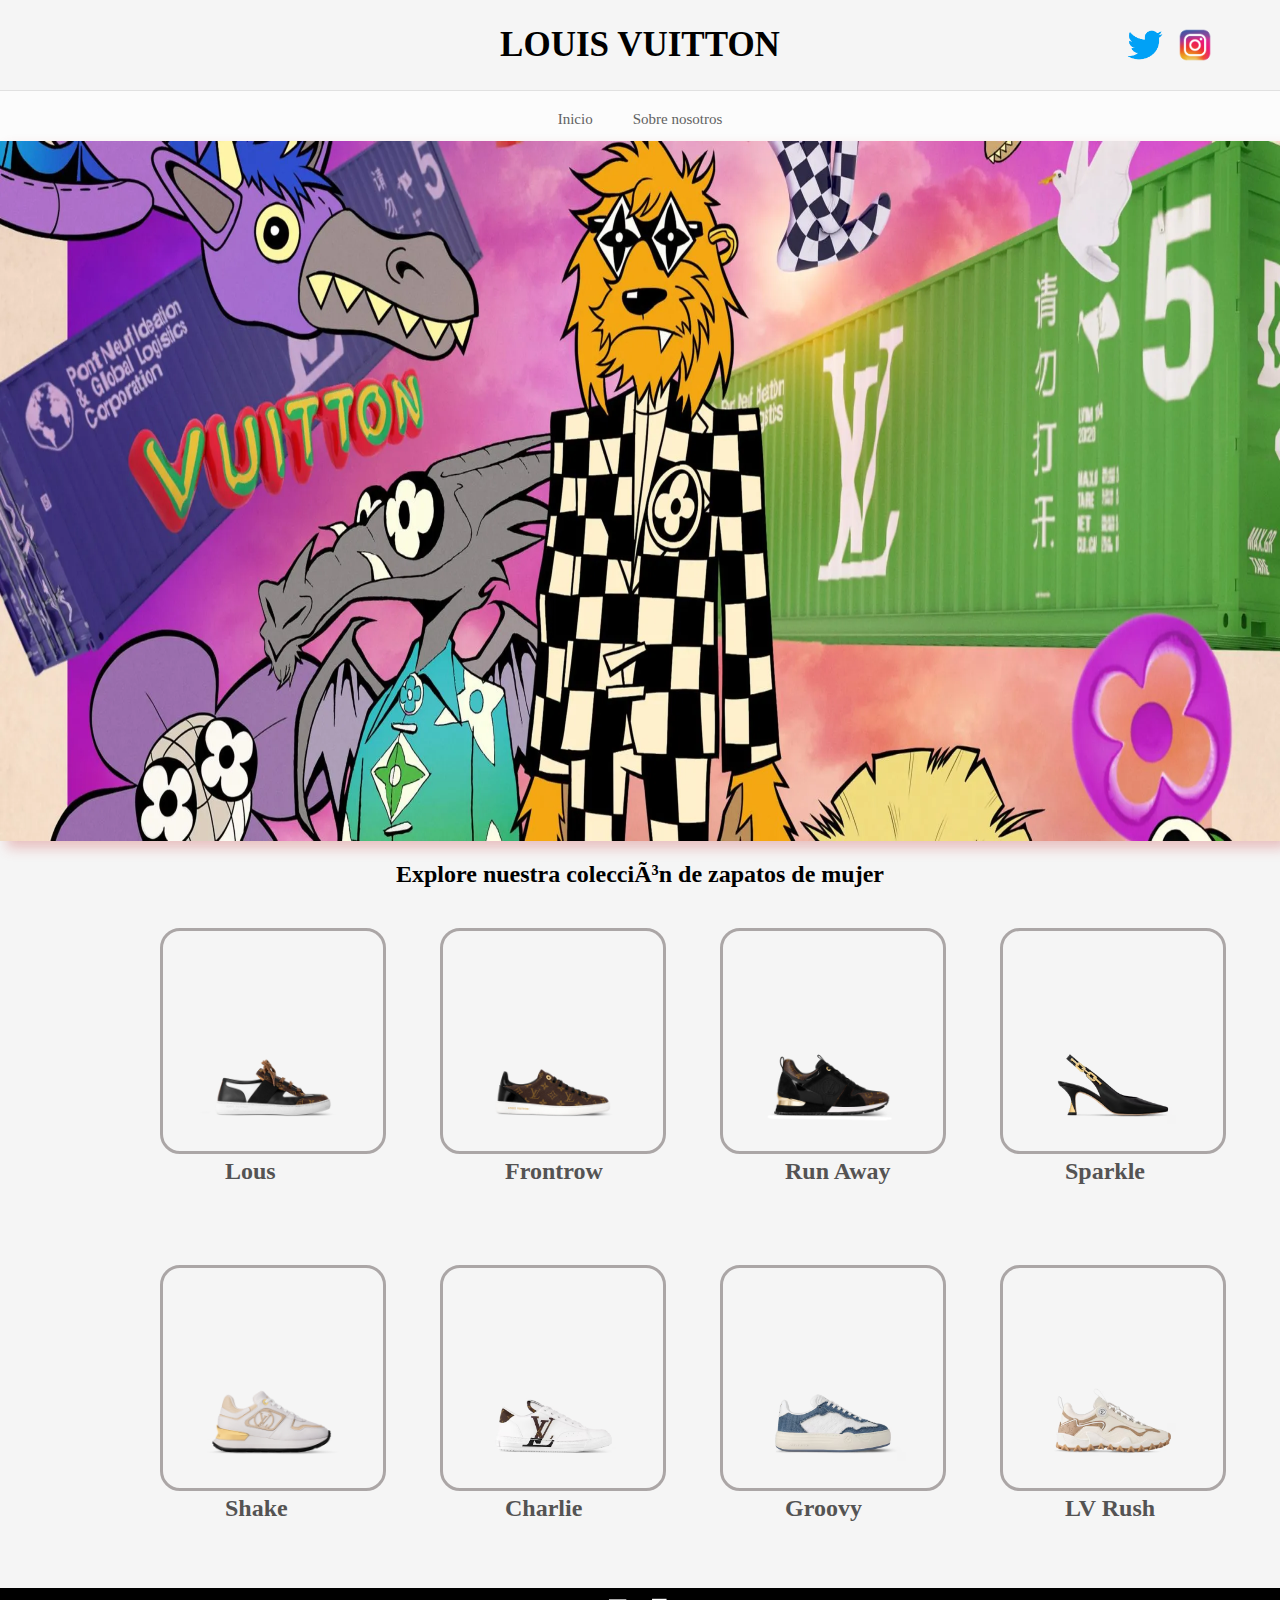
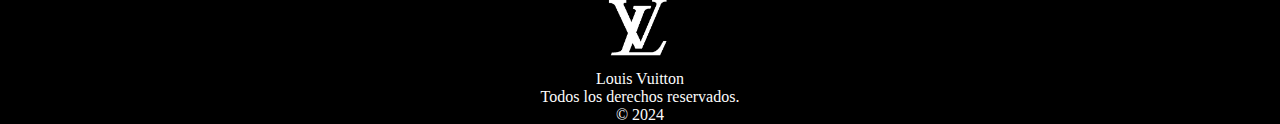
<file: index.html>
<!DOCTYPE html>
<html lang="es">
<head>
      <meta charset="UTF-g">
      <title>Louis Vuitton</title>
      <link rel="stylesheet" href="css.css">
      <link rel="shortcut icon" href="logoo.png"> 
</head>
<body>

   
      <header>
      <div class="logo">
 <h2 >LOUIS VUITTON</h2>
      </div>

      <div class="redes"><a href="https://www.instagram.com/louisvuitton/?hl=en"><img src="instpng.webp"></a>

      </div>

      <div class="redes2"><a href="https://twitter.com/LouisVuitton?ref_src=twsrc%5Egoogle%7Ctwcamp%5Eserp%7Ctwgr%5Eauthor"><img src="twi.webp"></a>

      </div>

      </header>
    
      

      <hr color="#E1E1E1" size="1px">
      

      <div class="enlaces">

            <nav class="link">
<ul>
      <li><a href="index.html">Inicio</a></li>
      
      <li><a href="sobrenosotros.html">Sobre nosotros</a></li>

      
     
</ul>
</div>
</nav>

      


      <div class="slider">

           
            <ul>
             <li>     
            <img src="fond.webp">
            </li>
            
            <li>
             <img src="fondo.webp">     
            </li>
            
            <li>
             <img src="fondo6.png">     
            </li>
            
            <li>
            <img src="fondo5.jpeg">     
            </li>

            </ul>
      </div>

 <h2 class="sub">Explore nuestra colección de zapatos de mujer</h2>

 <div class="foto">

    <div class="coleccion">
          <div class="foto">
              <img src="zap1.webp"></a>
              <h2>Lous</h2>
          </div>
      </div>

      <div class="coleccion">
        <div class="foto">
            <img src="zap2.webp"></a>
            <h2>  
              Frontrow</h2>
        </div>
    </div>
  
    <div class="coleccion">
        <div class="foto">
            <img src="zap3.webp"></a>
            <h2>Run Away</h2>
        </div>
    </div>
    
    <div class="coleccion">
        <div class="foto">
            <img src="zap10.avif"></a>
            <h2> Sparkle</h2>
        </div>
    </div>
  
    <div class="coleccion">
        <div class="foto">
            <img src="zap5.webp"></a>
            <h2> Shake</h2>
        </div>
    </div>

    <div class="coleccion">
        <div class="foto">
            <img src="zap11.avif"></a>
            <h2> Charlie</h2>
        </div>
    </div>
  
    <div class="coleccion">
        <div class="foto">
            <img src="zap12.avif"></a>
            <h2>Groovy</h2>
        </div>
    </div>
  
    <div class="coleccion">
        <div class="foto">
            <img src="zap13.avif"></a>
            <h2> LV Rush</h2>
  
            </div>
            </div>
  
    
 </div>


 

<center>
 <footer><img src="logoo.png">

    <p>Louis Vuitton</p>
    <p>Todos los derechos reservados.</p>
     <p>&copy; 2024 </p>


   

</footer>

</center>

</body>
</file>
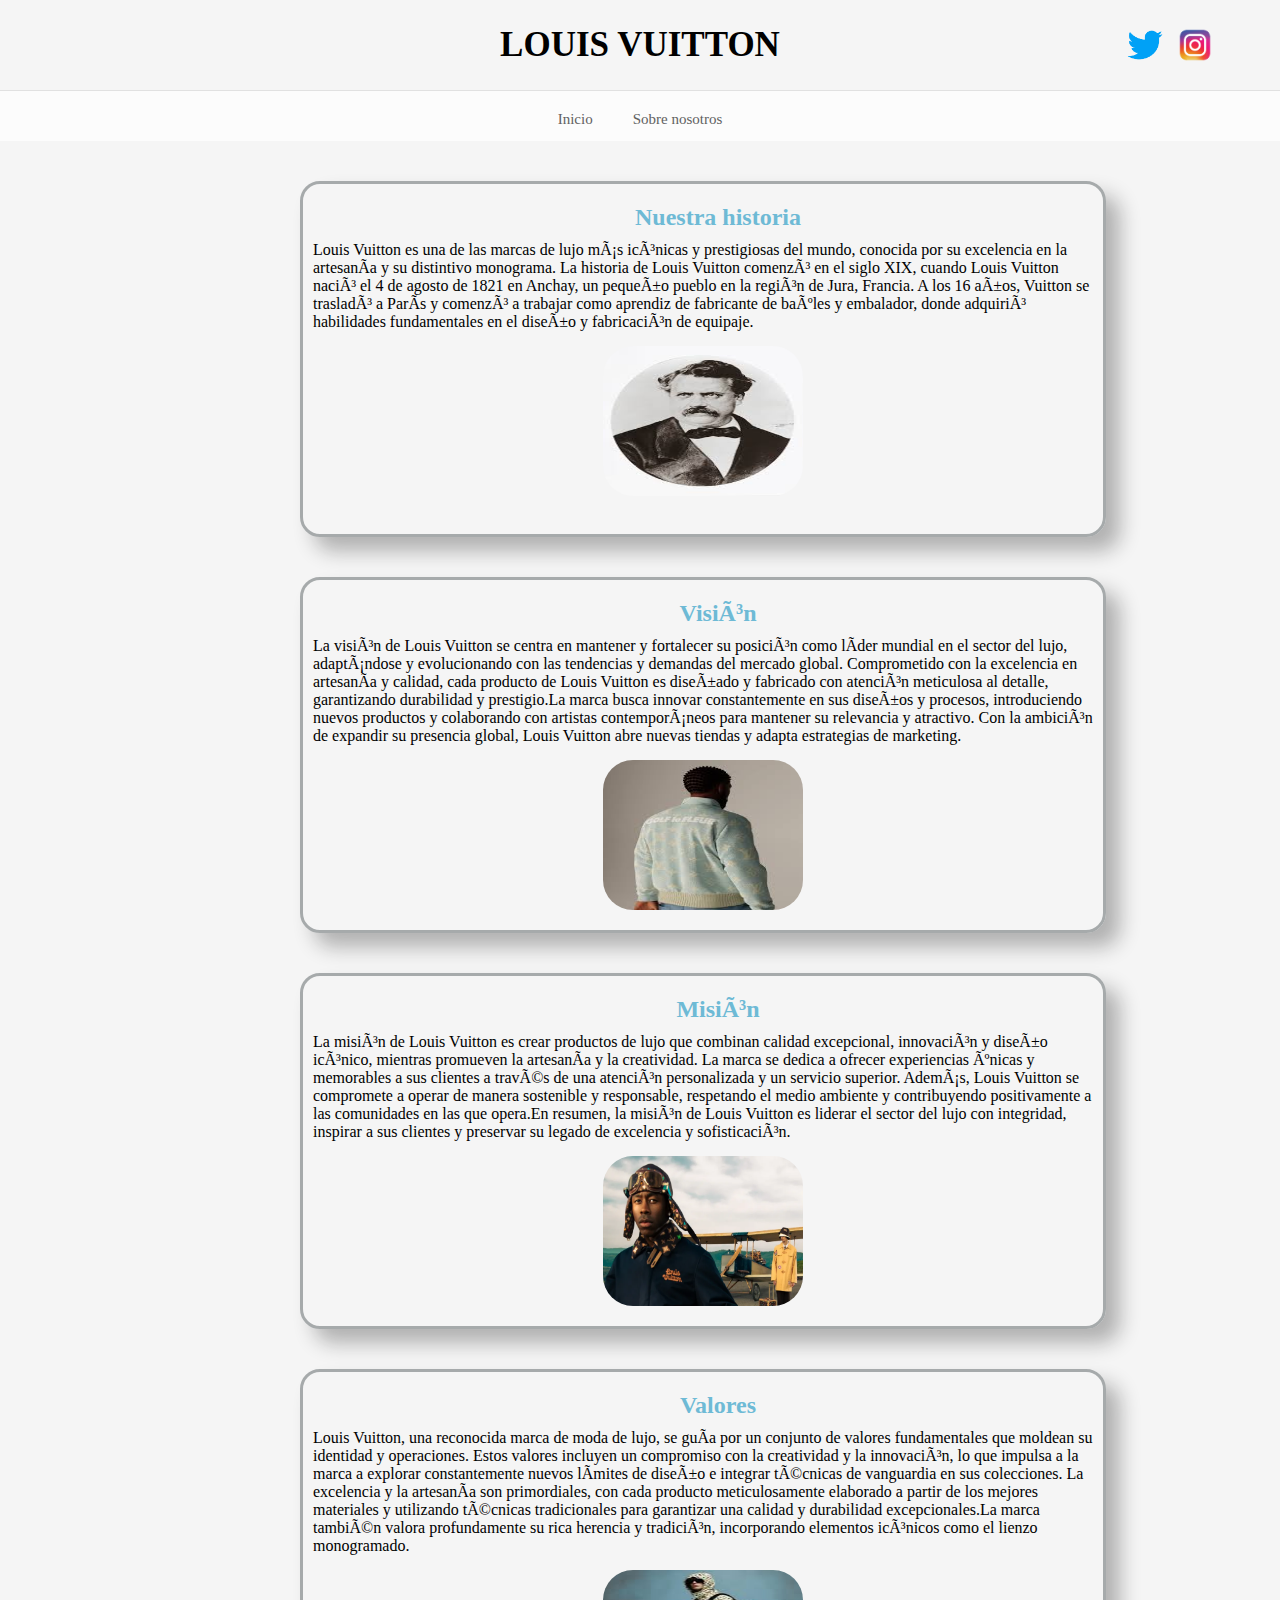
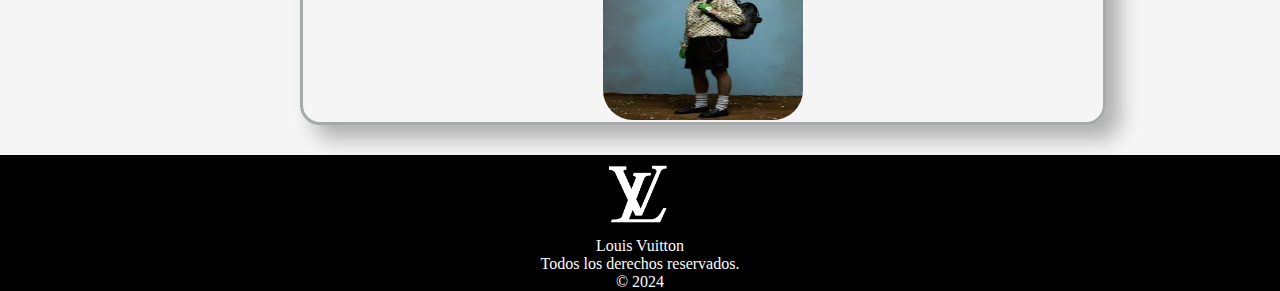
<file: sobrenosotros.html>
<!DOCTYPE html>
<html lang="es">
<head>
      <meta charset="UTF-g">
      <title>Louis Vuitton</title>
      <link rel="stylesheet" href="css2.css">
      <link rel="shortcut icon" href="logoo.png"> 
</head>
<body>
      <header>
            <div class="logo">
       <h2 >LOUIS VUITTON</h2>
            </div>
      
            <div class="redes"><a href="https://www.instagram.com/louisvuitton/?hl=en"><img src="instpng.webp"></a>
      
            </div>
      
            <div class="redes2"><a href="https://twitter.com/LouisVuitton?ref_src=twsrc%5Egoogle%7Ctwcamp%5Eserp%7Ctwgr%5Eauthor"><img src="twi.webp"></a>
      
            </div>
      
            </header>
    
      

      <hr color="#E1E1E1" size="1px">
      

      <div class="enlaces">

            <nav class="link">
<ul>
      <li><a href="index.html">Inicio</a></li>
      
      <li><a href="sobrenosotros.html">Sobre nosotros</a></li>
     
</ul>
</div>
</nav>


<div class="content">

<h2>Nuestra historia</h2>

<p>Louis Vuitton es una de las marcas de lujo más icónicas y prestigiosas del mundo, conocida por su excelencia 
      en la artesanía y su distintivo monograma. La historia de Louis Vuitton comenzó en el siglo XIX, cuando Louis 
      Vuitton nació el 4 de agosto de 1821 en Anchay, un pequeño pueblo en la región de Jura, Francia. A los 16 años, 
      Vuitton se trasladó a París y comenzó a trabajar como aprendiz de fabricante de baúles y embalador, donde adquirió
       habilidades fundamentales en el diseño y fabricación de equipaje.</p>

       <img src="lui.jpeg">
</div>

<div class="content">

      <h2>Visión</h2>

      <p>La visión de Louis Vuitton se centra en mantener y fortalecer su posición como líder mundial en el sector 
            del lujo, adaptándose y evolucionando con las tendencias y demandas del mercado global. Comprometido con 
            la excelencia en artesanía y calidad, cada producto de Louis Vuitton es diseñado y fabricado con atención 
            meticulosa al detalle, garantizando durabilidad y prestigio.La marca busca innovar constantemente en sus 
            diseños y procesos, introduciendo nuevos productos y colaborando con artistas contemporáneos para mantener
             su relevancia y atractivo. Con la ambición de expandir su presencia global, Louis Vuitton abre nuevas 
             tiendas y adapta estrategias de marketing.</p>
             <img src="lui4.jpeg">

             </div>


             <div class="content">

      <h2>Misión</h2>

      <p>La misión de Louis Vuitton es crear productos de lujo que combinan calidad excepcional, innovación y diseño
             icónico, mientras promueven la artesanía y la creatividad. La marca se dedica a ofrecer experiencias únicas
             y memorables a sus clientes a través de una atención personalizada y un servicio superior. Además, 
             Louis Vuitton se compromete a operar de manera sostenible y responsable, respetando el medio ambiente y 
             contribuyendo positivamente a las comunidades en las que opera.En resumen, la misión de Louis Vuitton es liderar el sector
              del lujo con integridad, inspirar a sus clientes y preservar su legado de excelencia y 
             sofisticación. </p>
             <img src="lui2.webp">

             </div>


             <div class="content">

                  <h2>Valores</h2>
            
                  <p>Louis Vuitton, una reconocida marca de moda de lujo, se guía por un conjunto de valores 
                        fundamentales que moldean su identidad y operaciones. Estos valores incluyen un compromiso 
                        con la creatividad y la innovación, lo que impulsa a la marca a explorar constantemente nuevos
                         límites de diseño e integrar técnicas de vanguardia en sus colecciones. La excelencia y la 
                         artesanía son primordiales, con cada producto meticulosamente elaborado a partir de los mejores 
                         materiales y utilizando técnicas tradicionales para garantizar una calidad y durabilidad 
                         excepcionales.La marca también valora profundamente su rica herencia y tradición, incorporando
                          elementos icónicos como el lienzo monogramado. </p>
                         <img src="lui5.jpeg">
            
                         </div>

                         <center>

                         <footer><img src="logoo.png">

                              <p>Louis Vuitton</p>
                              <p>Todos los derechos reservados.</p>
                               <p>&copy; 2024 </p>
                          
                          </footer>
                        </center>

    


</div>
</file>
<file: css.css>
*{
    margin: 0;
    padding: 0;
    
    
}

body{
    background: whitesmoke;
  
  
    
}

header{
    height: 70px;
    background-color: whitesmoke;
    padding: 10px;
    display: flex;
    justify-content: center;
    
   
}

.logo h2{
  text-align: center;
   font-size: 35px;
   margin-top: 15px;
   
}

.redes img{
    position: absolute;
   right: 60px;
    width: 50px;
    margin-top: 10px;
 
}

.redes img:hover {
    transform: scale(1.10);
}


.redes2 img{
    position: absolute;
     width: 70px;
     right: 100px;


}

.redes2 img:hover {
    transform: scale(1.10);
}





  
.enlaces{
    background: #fcfcfc;
    margin: 0 auto;
    height: 50px;
}



.link{
    font-size: 15px;
   

}

.link ul{
    list-style: none;
    display: flex;
    justify-content: center;

    
}


.link a{
    color: #616161;
    display: block;
    padding: 20px;
    text-decoration: none;
    font-family: fantasy;
    font-size: 15px;
    margin-bottom: 8px;
}
 .link a:hover{
    background: #c9c8c8;
 }

 

.slider{
    
    width: 100%;
    height: 700px;
    overflow: hidden;
    box-shadow: 7px 7px 12px 0 rgba(203, 65, 65, 0.3);
}

.slider ul{
    display: flex;
    animation: cambio 20s infinite alternate linear;
    width: 400%;
    list-style: none;
}

.slider li{
    width: 100%;
    height: 100%;
}
.slider img{
   
    width: 100%;
    height: 700px;
}

@keyframes cambio{
    0%{margin-left: 0%;}
    20%{margin-left: 0%;}
    
    25%{margin-left: -100%;}
    45%{margin-left: -100%;}

    50%{margin-left: -200%;}
    70%{margin-left: -200%;}

    75%{margin-left: -300%;}
    100%{margin-left: -300%;}
}



.coleccion{
    margin:  40px;
    float: left;
    width: 200px;
    font-family: fantasy;
    color: #545353;
    font-weight: bold;
   display: flex;
   
 
}


.coleccion h2{
    margin-left: 85px;
    text-align: left;

    
}



.coleccion img {
    width: 220px;
    border: rgb(171, 166, 166) solid;
    border-radius: 20px;
    margin-left: 20px;
    

 }

 div.coleccion img:hover{
    transform: scale(1.10);
 }

.sub{
    margin-top: 20px;
    text-align: center;
    font-family: fantasy; 

}

.foto{
    
    margin-left: 50px;
    padding: 0;
}


footer{
    width: 100%;
    height: auto;
    background-color: rgb(0, 0, 0);
   margin-top: 700px;
   
}


footer img{
    width: 80px;
    margin-top: 10px;
    margin-bottom:10px ;
}

footer p{
    color: #fcfcfc;
}
</file>
<file: css2.css>
*{
    margin: 0;
    padding: 0;
    
    
}

body{
    background: whitesmoke;
   
}


header{
    height: 70px;
    background-color: whitesmoke;
    padding: 10px;
    display: flex;
    justify-content: center;
    
   
}

.logo h2{
  text-align: center;
   font-size: 35px;
   margin-top: 15px;
   
}

.redes img{
    position: absolute;
   right: 60px;
    width: 50px;
    margin-top: 10px;
 
}

.redes img:hover {
    transform: scale(1.10);
}


.redes2 img{
    position: absolute;
     width: 70px;
     right: 100px;


}

.redes2 img:hover {
    transform: scale(1.10);
}



  
.enlaces{
    background: #fcfcfc;
    margin: 0 auto;
    height: 50px;
}

.link{
    font-size: 15px;
   

}

.link ul{
    list-style: none;
    display: flex;
    justify-content: center;

    
}


.link a{
    color: #616161;
    display: block;
    padding: 20px;
    text-decoration: none;
    font-family: fantasy;
    font-size: 15px;
    margin-bottom: 8px;
}
 .link a:hover{
    background: #c9c8c8;
 }

 .content{
   border: solid;
   border-color: rgb(166, 170, 171) ;
   width: 800px;
   height: 350px;
   float: center;
   margin-left: 300px;
   margin-top: 40px;
   border-radius: 20px;
   margin-bottom: 30px;
   box-shadow: 14px 14px 20px 0 rgba(20, 20, 20, 0.3);
 }


 .content:hover{
        transform: scale(1.10);
    
 }


 .content h2{
   color: rgb(110, 186, 213);
    font-family: fantasy;
    text-align: center;
    margin-left: 30px;
    margin-top: 20px;
    margin-bottom: 5px;
 }

 .content p{
    margin: 10px;
    margin-bottom: 5px;
 }

 .content img{
    height: 150px;
    width: 200px;
    margin-left: 300px;
    margin-top: 10px;
    border-radius: 30px;
    
 }

 footer{
    width: 100%;
    height: auto;
    background-color: rgb(0, 0, 0);
   
 }


footer img{
    width: 80px;
    margin-top: 10px;
    margin-bottom:10px ;
}

footer p{
    color: #fcfcfc;
}
</file>
